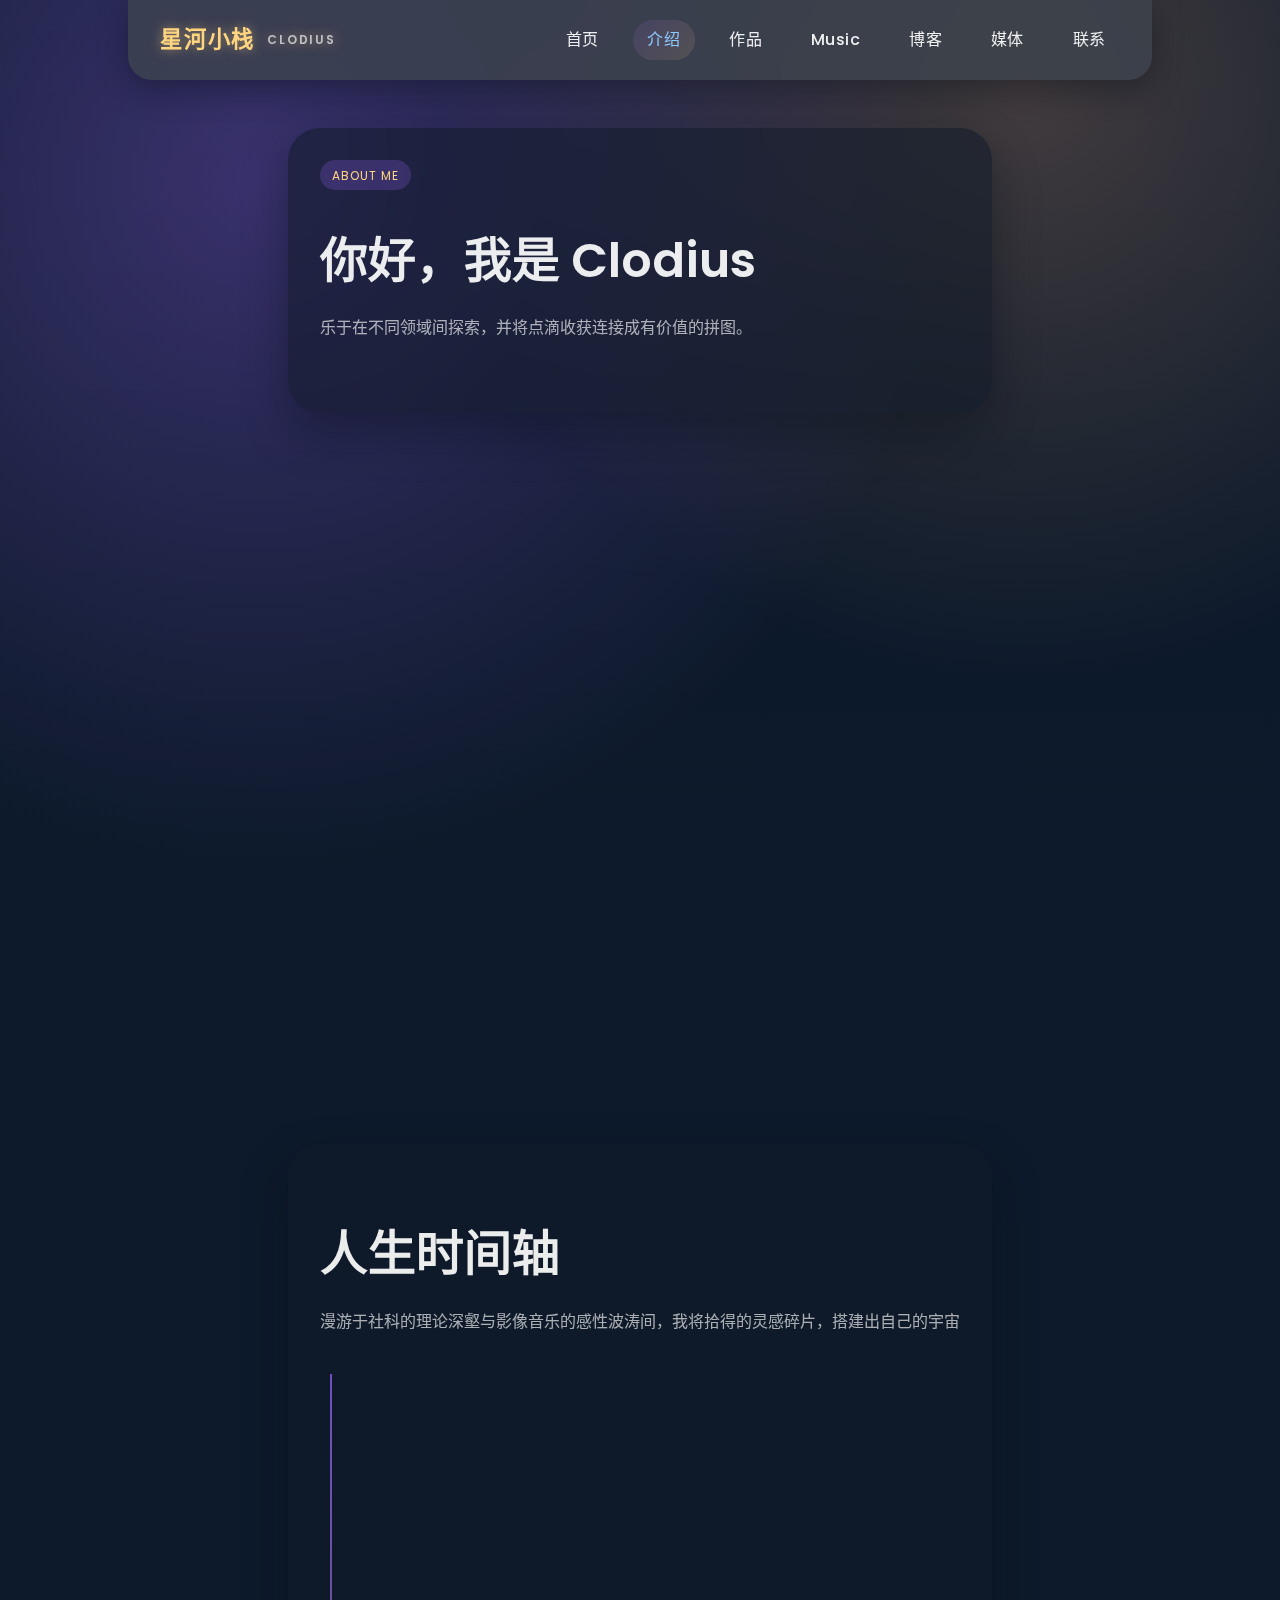
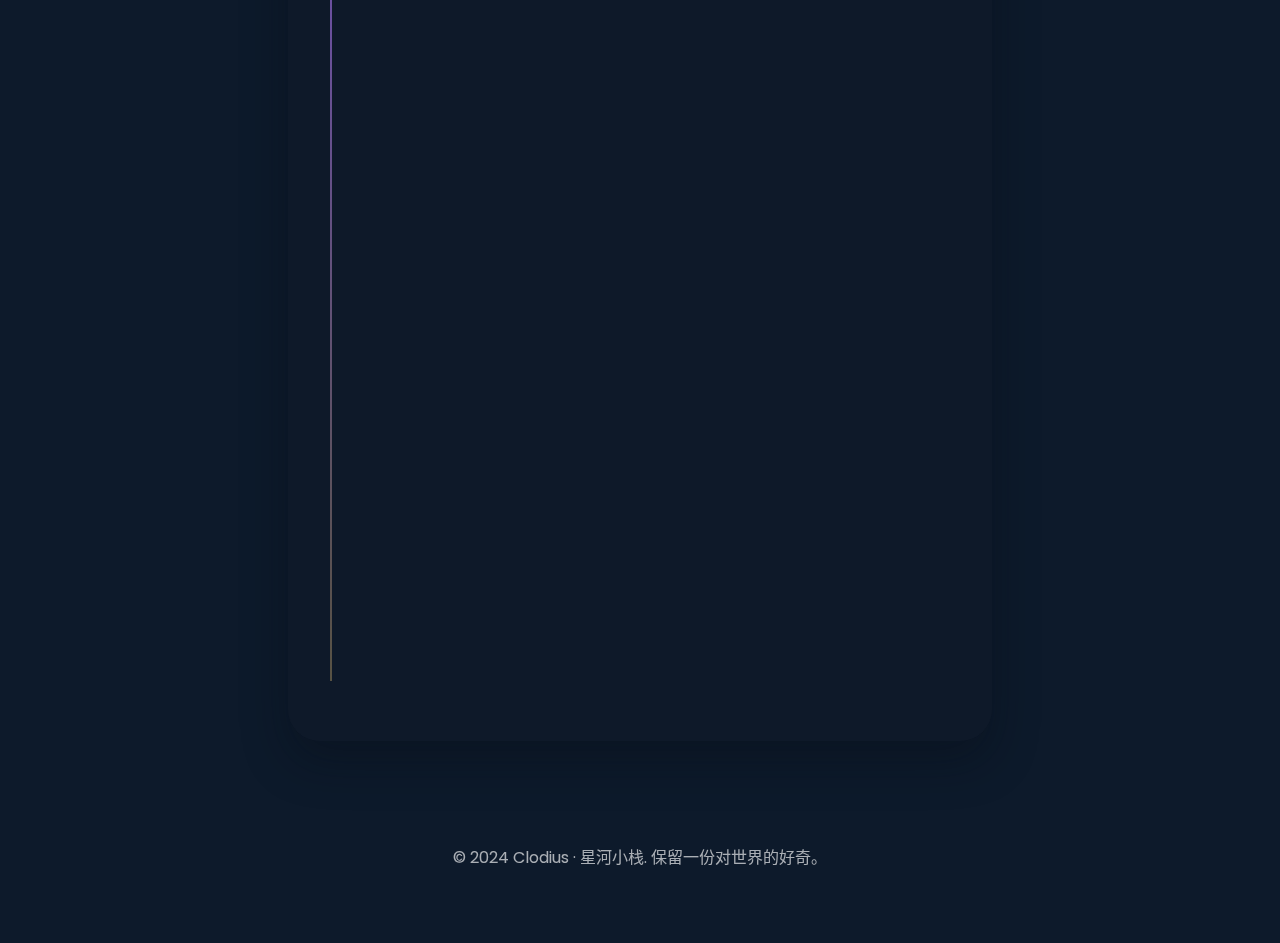
<file: about.html>
<!DOCTYPE html>
<html lang="zh-CN">
<head>
  <meta charset="UTF-8">
  <meta name="viewport" content="width=device-width, initial-scale=1.0">
  <title>自我介绍 · Clodius</title>
  <link rel="preconnect" href="https://fonts.googleapis.com">
  <link rel="preconnect" href="https://fonts.gstatic.com" crossorigin>
  <link href="https://fonts.googleapis.com/css2?family=Poppins:wght@300;400;500;600;700&display=swap" rel="stylesheet">
  <link rel="stylesheet" href="assets/css/base.css">
  <link rel="stylesheet" href="assets/css/about.css">
</head>
<body data-page="about">
  <header>
    <nav class="navbar">
      <a class="navbar__brand" href="index.html">星河小栈 <span>Clodius</span></a>
      <button class="navbar__toggle" aria-expanded="false" aria-label="切换导航">☰</button>
      <div class="navbar__links">
        <a href="index.html" data-page-target="home">首页</a>
        <a href="about.html" data-page-target="about">介绍</a>
        <a href="photography.html" data-page-target="photography">作品</a>
        <a href="music.html" data-page-target="music">Music</a>
        <a href="blog.html" data-page-target="blog">博客</a>
        <a href="videos.html" data-page-target="videos">媒体</a>
        <a href="contact.html" data-page-target="contact">联系</a>
      </div>
    </nav>
  </header>

  <main>
    <section class="glass-card">
      <span class="badge">About Me</span>
      <h1 class="section-title">你好，我是 Clodius</h1>
      <p class="section-subtitle">乐于在不同领域间探索，并将点滴收获连接成有价值的拼图。</p>
    </section>

    <section class="about-grid" style="margin-top: 3rem;">
      <div class="glass-card fade-in">
        <h2>我的风格</h2>
        <p>我喜欢在光影交错的瞬间捕捉情绪，笔触下藏着整个世界的辩证法。最动人的从来不是纯粹的光明或黑暗，而是它们交界处那片温柔的灰色地带。</p>
        <p>就像生活，所有的深刻都发生在确定与不确定之间。</p>
        <div class="skill-badges">
          <span>人像</span>
          <span>记录</span>
          <span>自然</span>
          <span>夜景</span>
          <span>胶片</span>
        </div>
      </div>
      <div class="glass-card fade-in">
        <h2>技能图谱</h2>
        <p>努力用多元的方式表达对世界的好奇。</p>
        <div class="skill-badges">
          <span>HTML / javascript</span>
          <span>Python</span>
          <span>板绘 / 厚涂</span>
          <span>人工智能</span>
          <span>其他</span>
        </div>
      </div>
      <div class="glass-card fade-in">
        <h2>现在</h2>
        <p>在佛山某微型软件公司做开发。</p>
      </div>
    </section>

    <section class="glass-card" style="margin-top: 3rem;">
      <h2 class="section-title">人生时间轴</h2>
      <p class="section-subtitle">漫游于社科的理论深壑与影像音乐的感性波涛间，我将拾得的灵感碎片，搭建出自己的宇宙</p>
      <div class="timeline">
        <div class="timeline-item">
          <h3>2002.8 · 起点</h3>
          <p>我出生了。</p>
        </div>
        <div class="timeline-item">
          <h3>2021.8 · 初入大学</h3>
          <p>踏入新校园，从知识的旁观者变成这片天地的参与者与探索者。。</p>
        </div>
        <div class="timeline-item">
          <h3>2025.6 · 毕业季</h3>
          <p>合上教科书的最后一页，也推开了通往世界的第一扇门。</p>
        </div>
        <div class="timeline-item">
          <h3>2025.9 · 结束第一份工作</h3>
          <p>身在井隅，心向星光。</p>
        </div>
        <div class="timeline-item">
          <h3>2025.10 · 星河小栈开张</h3>
          <p>一直想搭建一个属于自己的网站，至此实现了我的一个心愿。</p>
        </div>
      </div>
    </section>
  </main>

  <footer>© 2024 Clodius · 星河小栈. 保留一份对世界的好奇。</footer>
  <script src="assets/js/main.js" defer></script>
  <div class="snow snow-back"></div>
  <div class="snow snow-front"></div>
  <script>
(() => {
  const layers = [
    // 背景层：数量多、体积小、速度慢
    { selector: ".snow-back", count: 40, size: [2, 5], speed: [12, 25], opacity: [0.2, 0.45] },
    // 前景层：数量少、体积大、速度快
    { selector: ".snow-front", count: 25, size: [4, 9], speed: [6, 15], opacity: [0.6, 1] }
  ];

  layers.forEach(layer => {
    const container = document.querySelector(layer.selector);
    for (let i = 0; i < layer.count; i++) {
      const flake = document.createElement("span");
      flake.className = "snow__flake";
      const size = random(...layer.size);
      const speed = random(...layer.speed);
      const delay = -random(0, layer.speed[1]);
      const x = `${Math.random() * 100}vw`;
      const drift = `${(Math.random() * 2 - 1) * 15}vw`;
      const opacity = random(...layer.opacity);

      flake.style.setProperty("--x", x);
      flake.style.setProperty("--size", `${size}px`);
      flake.style.setProperty("--speed", `${speed}s`);
      flake.style.setProperty("--delay", `${delay}s`);
      flake.style.setProperty("--drift", drift);
      flake.style.setProperty("--opacity", opacity.toFixed(2));

      container.appendChild(flake);
    }
  });

  function random(min, max) {
    return Math.random() * (max - min) + min;
  }
})();
</script>
</body>
</html>
</file>
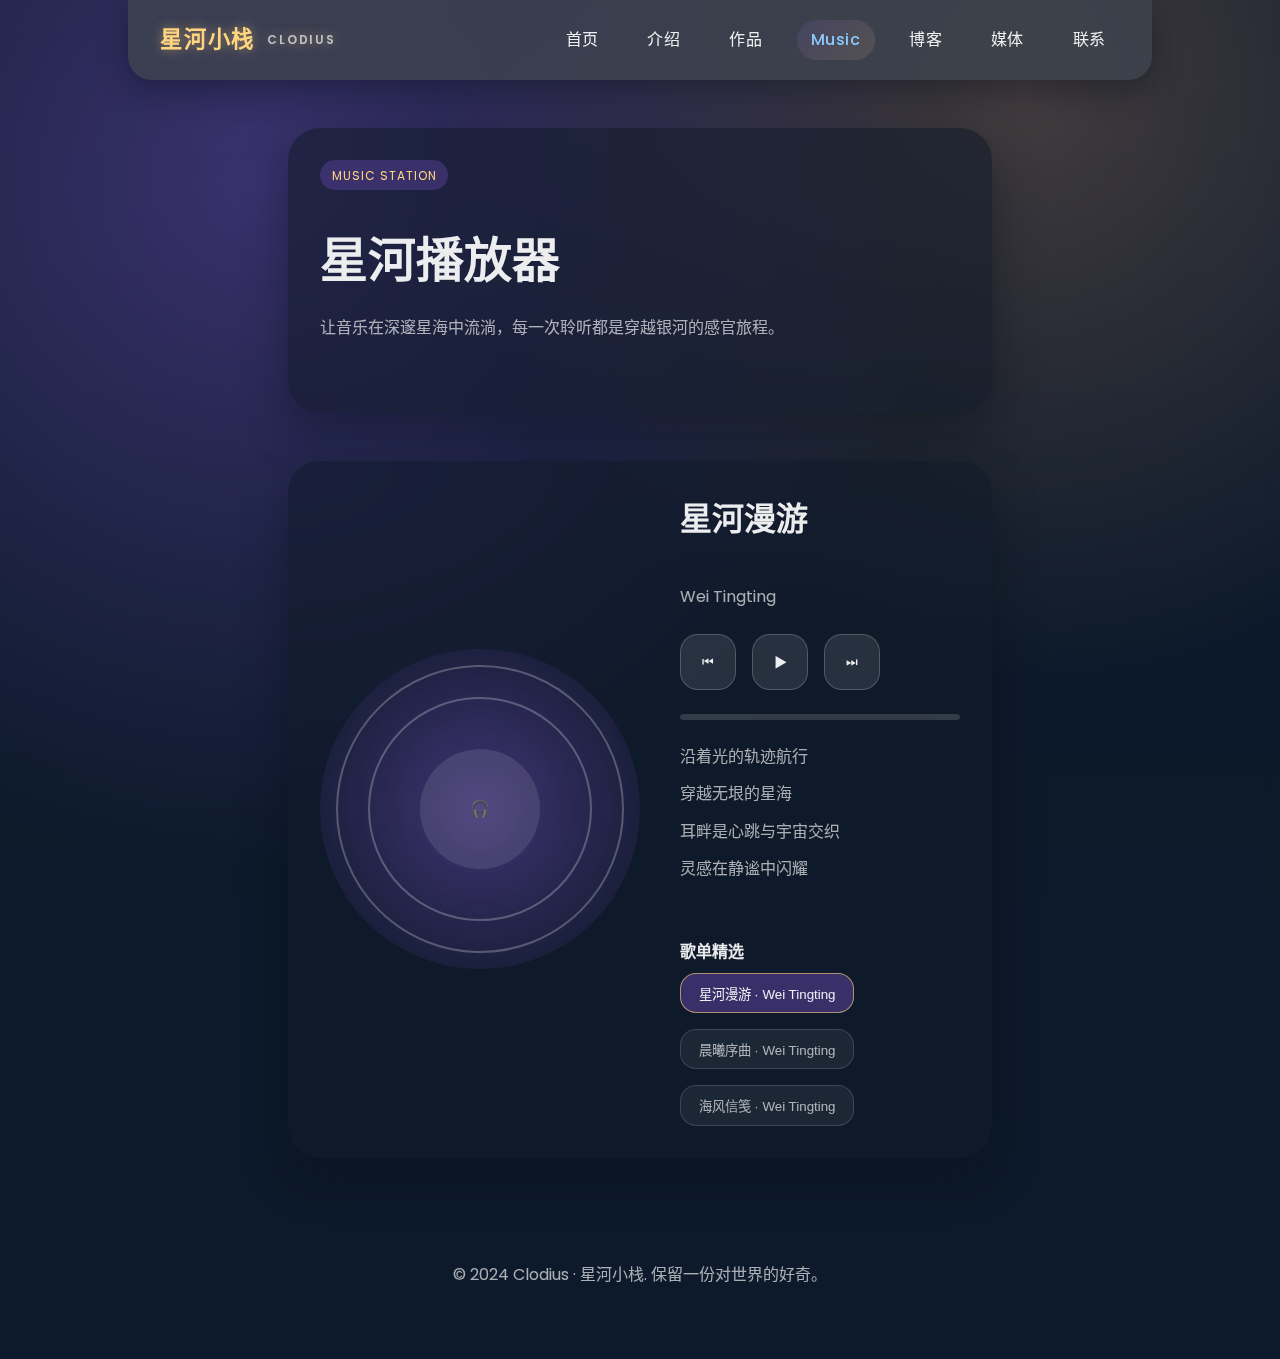
<file: music.html>
<!DOCTYPE html>
<html lang="zh-CN">
<head>
  <meta charset="UTF-8">
  <meta name="viewport" content="width=device-width, initial-scale=1.0">
  <title>音乐播放器 · Wei Tingting</title>
  <link rel="preconnect" href="https://fonts.googleapis.com">
  <link rel="preconnect" href="https://fonts.gstatic.com" crossorigin>
  <link href="https://fonts.googleapis.com/css2?family=Poppins:wght@300;400;500;600;700&display=swap" rel="stylesheet">
  <link rel="stylesheet" href="assets/css/base.css">
  <link rel="stylesheet" href="assets/css/music.css">
</head>
<body data-page="music">
  <header>
    <nav class="navbar">
      <a class="navbar__brand" href="index.html">星河小栈 <span>Clodius</span></a>
      <button class="navbar__toggle" aria-expanded="false" aria-label="切换导航">☰</button>
      <div class="navbar__links">
        <a href="index.html" data-page-target="home">首页</a>
        <a href="about.html" data-page-target="about">介绍</a>
        <a href="photography.html" data-page-target="photography">作品</a>
        <a href="music.html" data-page-target="music">Music</a>
        <a href="blog.html" data-page-target="blog">博客</a>
        <a href="videos.html" data-page-target="videos">媒体</a>
        <a href="contact.html" data-page-target="contact">联系</a>
      </div>
    </nav>
  </header>

  <main>
    <section class="glass-card">
      <span class="badge">Music Station</span>
      <h1 class="section-title">星河播放器</h1>
      <p class="section-subtitle">让音乐在深邃星海中流淌，每一次聆听都是穿越银河的感官旅程。</p>
    </section>

    <section class="glass-card" style="margin-top: 3rem;">
      <div class="music-player">
        <div class="music-visualizer">
          <div style="width: 120px; height: 120px; border-radius: 50%; background: rgba(255,255,255,0.1); display: grid; place-items: center;">
            🎧
          </div>
        </div>
        <div class="music-details">
          <h3 data-track-title></h3>
          <p data-track-artist class="section-subtitle" style="margin-bottom: 0;">——</p>
          <audio id="music-audio" preload="metadata"></audio>
          <div class="music-controls">
            <button type="button" data-prev aria-label="上一曲">⏮</button>
            <button type="button" data-play aria-label="播放">▶</button>
            <button type="button" data-next aria-label="下一曲">⏭</button>
          </div>
          <div class="music-progress">
            <div class="music-progress__inner"></div>
          </div>
          <div class="lyrics">
            <ul>
              <li>正在加载歌词...</li>
            </ul>
          </div>
          <div>
            <h4 style="margin-bottom: 0.5rem;">歌单精选</h4>
            <div class="playlist"></div>
          </div>
        </div>
      </div>
    </section>
  </main>

  <footer>© 2024 Clodius · 星河小栈. 保留一份对世界的好奇。</footer>

  <script src="assets/js/main.js" defer></script>
  <div class="snow snow-back"></div>
  <div class="snow snow-front"></div>
  <script>
(() => {
  const layers = [
    // 背景层：数量多、体积小、速度慢
    { selector: ".snow-back", count: 40, size: [2, 5], speed: [12, 25], opacity: [0.2, 0.45] },
    // 前景层：数量少、体积大、速度快
    { selector: ".snow-front", count: 25, size: [4, 9], speed: [6, 15], opacity: [0.6, 1] }
  ];

  layers.forEach(layer => {
    const container = document.querySelector(layer.selector);
    for (let i = 0; i < layer.count; i++) {
      const flake = document.createElement("span");
      flake.className = "snow__flake";
      const size = random(...layer.size);
      const speed = random(...layer.speed);
      const delay = -random(0, layer.speed[1]);
      const x = `${Math.random() * 100}vw`;
      const drift = `${(Math.random() * 2 - 1) * 15}vw`;
      const opacity = random(...layer.opacity);

      flake.style.setProperty("--x", x);
      flake.style.setProperty("--size", `${size}px`);
      flake.style.setProperty("--speed", `${speed}s`);
      flake.style.setProperty("--delay", `${delay}s`);
      flake.style.setProperty("--drift", drift);
      flake.style.setProperty("--opacity", opacity.toFixed(2));

      container.appendChild(flake);
    }
  });

  function random(min, max) {
    return Math.random() * (max - min) + min;
  }
})();
</script>
</body>
</html>
</file>
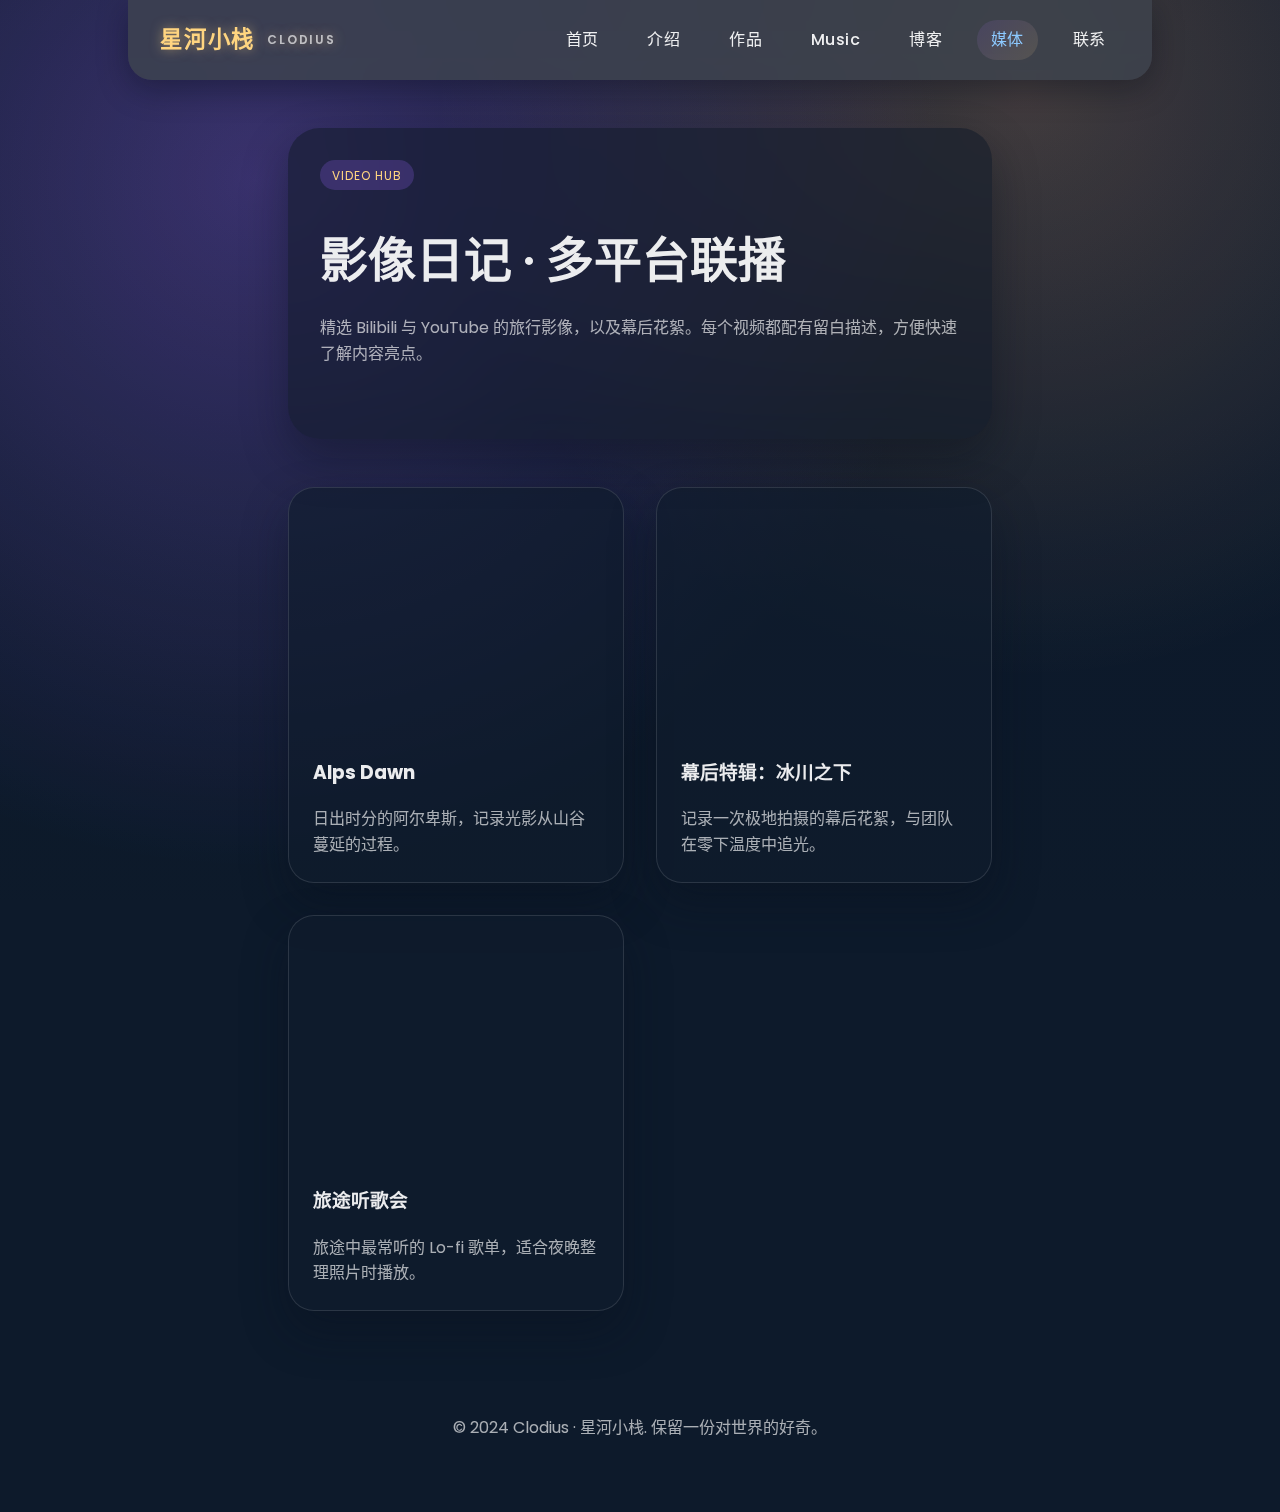
<file: videos.html>
<!DOCTYPE html>
<html lang="zh-CN">
<head>
  <meta charset="UTF-8">
  <meta name="viewport" content="width=device-width, initial-scale=1.0">
  <title>自媒体视频 · Wei Tingting</title>
  <link rel="preconnect" href="https://fonts.googleapis.com">
  <link rel="preconnect" href="https://fonts.gstatic.com" crossorigin>
  <link href="https://fonts.googleapis.com/css2?family=Poppins:wght@300;400;500;600;700&display=swap" rel="stylesheet">
  <link rel="stylesheet" href="assets/css/base.css">
  <link rel="stylesheet" href="assets/css/videos.css">
</head>
<body data-page="videos">
  <header>
    <nav class="navbar">
      <a class="navbar__brand" href="index.html">星河小栈 <span>Clodius</span></a>
      <button class="navbar__toggle" aria-expanded="false" aria-label="切换导航">☰</button>
      <div class="navbar__links">
        <a href="index.html" data-page-target="home">首页</a>
        <a href="about.html" data-page-target="about">介绍</a>
        <a href="photography.html" data-page-target="photography">作品</a>
        <a href="music.html" data-page-target="music">Music</a>
        <a href="blog.html" data-page-target="blog">博客</a>
        <a href="videos.html" data-page-target="videos">媒体</a>
        <a href="contact.html" data-page-target="contact">联系</a>
      </div>
    </nav>
  </header>

  <main>
    <section class="glass-card">
      <span class="badge">Video Hub</span>
      <h1 class="section-title">影像日记 · 多平台联播</h1>
      <p class="section-subtitle">精选 Bilibili 与 YouTube 的旅行影像，以及幕后花絮。每个视频都配有留白描述，方便快速了解内容亮点。</p>
    </section>

    <section style="margin-top: 3rem;">
      <div class="videos-grid">
        <div class="video-card">
          <iframe src="https://www.youtube.com/embed/ysz5S6PUM-U" allow="accelerometer; autoplay; clipboard-write; encrypted-media; gyroscope; picture-in-picture" allowfullscreen title="Mountain Sunrise"></iframe>
          <div class="video-content">
            <h3>Alps Dawn</h3>
            <p class="section-subtitle" style="margin-bottom: 0;">日出时分的阿尔卑斯，记录光影从山谷蔓延的过程。</p>
          </div>
        </div>
        <div class="video-card">
          <iframe src="https://player.bilibili.com/player.html?bvid=BV1QK4y1D7Ec&high_quality=1&autoplay=0" allowfullscreen title="Bilibili 摄影幕后"></iframe>
          <div class="video-content">
            <h3>幕后特辑：冰川之下</h3>
            <p class="section-subtitle" style="margin-bottom: 0;">记录一次极地拍摄的幕后花絮，与团队在零下温度中追光。</p>
          </div>
        </div>
        <div class="video-card">
          <iframe src="https://www.youtube.com/embed/jfKfPfyJRdk" allow="accelerometer; autoplay; clipboard-write; encrypted-media; gyroscope; picture-in-picture" allowfullscreen title="Lofi Live"></iframe>
          <div class="video-content">
            <h3>旅途听歌会</h3>
            <p class="section-subtitle" style="margin-bottom: 0;">旅途中最常听的 Lo-fi 歌单，适合夜晚整理照片时播放。</p>
          </div>
        </div>
      </div>
    </section>
  </main>

  <footer>© 2024 Clodius · 星河小栈. 保留一份对世界的好奇。</footer>

  <script src="assets/js/main.js" defer></script>
  <div class="snow snow-back"></div>
  <div class="snow snow-front"></div>
  <script>
(() => {
  const layers = [
    // 背景层：数量多、体积小、速度慢
    { selector: ".snow-back", count: 40, size: [2, 5], speed: [12, 25], opacity: [0.2, 0.45] },
    // 前景层：数量少、体积大、速度快
    { selector: ".snow-front", count: 25, size: [4, 9], speed: [6, 15], opacity: [0.6, 1] }
  ];

  layers.forEach(layer => {
    const container = document.querySelector(layer.selector);
    for (let i = 0; i < layer.count; i++) {
      const flake = document.createElement("span");
      flake.className = "snow__flake";
      const size = random(...layer.size);
      const speed = random(...layer.speed);
      const delay = -random(0, layer.speed[1]);
      const x = `${Math.random() * 100}vw`;
      const drift = `${(Math.random() * 2 - 1) * 15}vw`;
      const opacity = random(...layer.opacity);

      flake.style.setProperty("--x", x);
      flake.style.setProperty("--size", `${size}px`);
      flake.style.setProperty("--speed", `${speed}s`);
      flake.style.setProperty("--delay", `${delay}s`);
      flake.style.setProperty("--drift", drift);
      flake.style.setProperty("--opacity", opacity.toFixed(2));

      container.appendChild(flake);
    }
  });

  function random(min, max) {
    return Math.random() * (max - min) + min;
  }
})();
</script>
</body>
</html>
</file>
<file: assets/css/base.css>
:root {
  --primary-color: #8cc9ff;
  --secondary-color: #ffd580;
  --accent-color: #9b6bff;
  --text-color: rgba(255, 255, 255, 0.92);
  --muted-text: rgba(255, 255, 255, 0.65);
  --card-bg: rgba(17, 26, 40, 0.55);
  --glass-border: rgba(255, 255, 255, 0.18);
  --blur-radius: 22px;
  --background-image: url('https://images.unsplash.com/photo-1519681393784-d120267933ba?auto=format&fit=crop&w=1974&q=80');
  --nav-height: 5rem;
  font-size: 16px;
  font-family: 'Poppins', 'Segoe UI', sans-serif;
}

* {
  box-sizing: border-box;
}

body {
  margin: 0;
  min-height: 100vh;
  color: var(--text-color);
  background: var(--background-image),
              radial-gradient(circle at 20% 20%, rgba(156, 103, 255, 0.35), transparent 55%),
              radial-gradient(circle at 80% 10%, rgba(247, 175, 130, 0.25), transparent 45%),
              #0d1a2b;
  background-size: cover;
  background-position: center;
  background-attachment: fixed;
  line-height: 1.6;
  position: relative;
  overflow-x: hidden;
}

body::before {
  content: '';
  position: fixed;
  inset: 0;
  background: var(--background-image) center/cover no-repeat;
  filter: saturate(120%) brightness(80%);
  opacity: 0.35;
  z-index: -2;
}

body::after {
  content: '';
  position: fixed;
  inset: 0;
  background: linear-gradient(180deg, rgba(13, 26, 43, 0.09), rgba(13, 26, 43, 0.15));
  z-index: -1;
}

a {
  color: inherit;
  text-decoration: none;
}

header {
  position: sticky;
  top: 0;
  z-index: 50;
  display: flex;
  justify-content: center;
  padding: 0;
  background: transparent;
}

.navbar {
  display: flex;
  align-items: center;
  justify-content: space-between;
  margin: 0 auto;
  width: min(80%, 1200px);
  padding: 1rem 2rem;
  min-height: var(--nav-height);
  background: rgba(61, 68, 78, 0.78);
  backdrop-filter: blur(var(--blur-radius));
  border-radius: 0 0 24px 24px;
  box-shadow: 0 10px 30px rgba(6, 12, 21, 0.35);
}

.navbar__brand {
  display: flex;
  align-items: center;
  gap: 0.75rem;
  font-weight: 600;
  letter-spacing: 0.08em;
  text-transform: uppercase;
  color: var(--secondary-color);
  text-shadow: 0 0 12px rgba(255, 213, 128, 0.5);
  font-size: 1.4rem;
  transition: text-shadow 0.3s ease, transform 0.3s ease;
}

.navbar__brand:hover {
  transform: scale(1.05);
  text-shadow: 0 0 18px rgba(255, 213, 128, 0.8);
}

.navbar__brand span {
  font-size: 0.75rem;
  color: var(--muted-text);
}

.navbar__links {
  display: flex;
  gap: 1.25rem;
  align-items: center;
}

.navbar__links a {
  padding: 0.45rem 0.9rem;
  border-radius: 999px;
  position: relative;
  transition: color 0.3s ease, background 0.3s ease, transform 0.3s ease;
  font-weight: 500;
  letter-spacing: 0.03em;
}

.navbar__links a::after {
  content: '';
  position: absolute;
  inset: 0;
  border-radius: inherit;
  background: linear-gradient(135deg, rgba(156, 103, 255, 0.12), rgba(255, 213, 128, 0.12));
  opacity: 0;
  transition: opacity 0.3s ease;
  z-index: -1;
}

.navbar__links a:hover,
.navbar__links a:focus {
  transform: translateY(-2px);
}

.navbar__links a:hover::after,
.navbar__links a:focus::after,
.navbar__links a.is-active::after {
  opacity: 1;
}

.navbar__links a.is-active {
  color: var(--primary-color);
}

.navbar__toggle {
  display: none;
  border: none;
  background: rgba(255, 255, 255, 0.08);
  padding: 0.5rem 0.75rem;
  border-radius: 8px;
  color: var(--text-color);
}

main {
  width: 60%;
  max-width: 2000px;
  margin: 0 auto;
  padding: 3rem 2rem 5rem;
}

.glass-card {
  background: var(--card-bg);
  border: 0 solid var(--glass-border);
  border-radius: 32px;
  padding: 2rem;
  backdrop-filter: blur(var(--blur-radius));
  box-shadow: 0 20px 45px rgba(6, 12, 21, 0.35);
}

.section-title {
  font-size: clamp(2rem, 4vw, 3rem);
  margin-bottom: 1rem;
  font-weight: 600;
}

.section-subtitle {
  color: var(--muted-text);
  margin-bottom: 2.5rem;
  max-width: 640px;
}

.grid {
  display: grid;
  gap: 1.75rem;
}

.grid--two {
  grid-template-columns: repeat(auto-fit, minmax(260px, 1fr));
}

.badge {
  display: inline-flex;
  align-items: center;
  gap: 0.35rem;
  padding: 0.35rem 0.75rem;
  border-radius: 999px;
  background: rgba(156, 103, 255, 0.22);
  color: var(--secondary-color);
  font-size: 0.75rem;
  letter-spacing: 0.08em;
  text-transform: uppercase;
}

.button {
  display: inline-flex;
  align-items: center;
  justify-content: center;
  gap: 0.5rem;
  padding: 0.75rem 1.6rem;
  height: 48px;
  border-radius: 999px;
  border: 1px solid rgba(255, 255, 255, 0.2);
  cursor: pointer;
  font-weight: 600;
  color: #fff;
  text-decoration: none;
  transition: transform 0.3s ease, box-shadow 0.3s ease;
  box-shadow: 0 4px 15px rgba(0, 0, 0, 0.2);
  background: linear-gradient(135deg, rgba(22, 18, 63, 0.5) 0%, rgba(84, 94, 28, 0.5) 100%);
  backdrop-filter: blur(10px);
}

.button:hover {
  transform: translateY(-3px);
  box-shadow: 0 15px 35px rgba(9, 15, 28, 0.35);
}

.button:active {
  transform: translateY(0);
}

/* Snow overlay */
.snow {
  position: fixed;
  inset: 0;
  pointer-events: none;
  overflow: hidden;
}

.snow-back {
  z-index: 0;
}

.snow-front {
  z-index: 1000;
}

.snow__flake {
  position: absolute;
  top: -10vh;
  left: var(--x);
  width: var(--size);
  height: var(--size);
  border-radius: 50%;
  background: radial-gradient(circle, rgba(255, 255, 255, 0.9), rgba(255, 255, 255, 0.7) 80%);
  filter: blur(calc(var(--size) / 6));
  opacity: var(--opacity);
  animation:
    snow-fall var(--speed) linear var(--delay) infinite,
    snow-sway calc(var(--speed) * 0.6) ease-in-out var(--delay) infinite alternate;
}

.snow-back .snow__flake {
  filter: blur(2px);
  opacity: 0.35;
}

.snow-front .snow__flake {
  filter: blur(0.5px);
  opacity: 0.9;
}

@keyframes snow-fall {
  to {
    transform: translateY(110vh);
  }
}

@keyframes snow-sway {
  from {
    margin-left: 0;
  }

  to {
    margin-left: var(--drift);
  }
}

@media (prefers-reduced-motion: reduce) {
  .snow__flake {
    animation: none;
  }

  .snow {
    display: none;
  }
}

footer {
  max-width: 1200px;
  margin: 0 auto 3rem;
  padding: 1.5rem 2rem;
  color: var(--muted-text);
  text-align: center;
}

/* Utilities */
.fade-in {
  animation: fadeUp 1s ease forwards;
  opacity: 0;
  transform: translateY(24px);
}

.fade-in:nth-child(2) {
  animation-delay: 0.15s;
}

.fade-in:nth-child(3) {
  animation-delay: 0.3s;
}

.fade-in:nth-child(4) {
  animation-delay: 0.45s;
}

@keyframes fadeUp {
  to {
    opacity: 1;
    transform: translateY(0);
  }
}

@media (max-width: 900px) {
  .navbar {
    padding: 1rem 1.25rem;
    width: 100%;
    border-radius: 0;
  }

  .navbar__links {
    position: fixed;
    top: 80px;
    right: 1.5rem;
    flex-direction: column;
    gap: 0.75rem;
    background: rgba(12, 23, 38, 0.92);
    padding: 1.5rem;
    border-radius: 20px;
    border: 1px solid rgba(255, 255, 255, 0.12);
    box-shadow: 0 20px 45px rgba(9, 15, 28, 0.55);
    transform: translateY(-20px);
    opacity: 0;
    pointer-events: none;
    transition: opacity 0.3s ease;
  }

  .navbar__links.is-open {
    opacity: 1;
    pointer-events: auto;
  }

  .navbar__toggle {
    display: inline-flex;
  }
}

@media (max-width: 600px) {
  main {
    width: 90%;
    padding: 2rem 1rem 3.5rem;
  }
  
  .navbar {
    padding: 1rem 0.75rem;
    width: 100%;
    border-radius: 0;
  }

  .navbar__links {
    right: 1rem;
    top: 75px;
  }
}
</file>
<file: assets/css/about.css>
/* About */
.about-grid {
  display: grid;
  grid-template-columns: repeat(auto-fit, minmax(280px, 1fr));
  gap: 2rem;
}

.timeline {
  position: relative;
  margin-top: 2rem;
  padding-left: 1.75rem;
}

.timeline::before {
  content: '';
  position: absolute;
  top: 0;
  bottom: 0;
  left: 0.65rem;
  width: 2px;
  background: linear-gradient(180deg, rgba(156, 103, 255, 0.7), rgba(255, 213, 128, 0.3));
}

.timeline-item {
  position: relative;
  margin-bottom: 1.75rem;
  padding: 1.5rem;
  border-radius: 20px;
  background: rgba(15, 28, 45, 0.65);
  border: 1px solid rgba(255, 255, 255, 0.12);
  box-shadow: 0 15px 35px rgba(9, 15, 28, 0.35);
  opacity: 0;
  transform: translateY(20px);
  transition: opacity 0.6s ease, transform 0.6s ease;
}

.timeline-item::before {
  content: '';
  position: absolute;
  width: 12px;
  height: 12px;
  border-radius: 50%;
  background: var(--secondary-color);
  border: 3px solid rgba(255, 255, 255, 0.35);
  left: -1.7rem;
  top: 4rem;
}

.timeline-item.is-visible {
  opacity: 1;
  transform: translateY(0);
}

.skill-badges {
  display: flex;
  flex-wrap: wrap;
  gap: 0.75rem;
  margin-top: 1rem;
}

.skill-badges span {
  padding: 0.5rem 0.9rem;
  background: rgba(255, 255, 255, 0.08);
  border-radius: 999px;
  border: 1px solid rgba(255, 255, 255, 0.15);
  font-size: 0.85rem;
}
</file>
<file: assets/css/music.css>
/* Music */
.music-player {
  display: grid;
  grid-template-columns: 320px 1fr;
  gap: 2.5rem;
  align-items: center;
}

.music-visualizer {
  width: 320px;
  height: 320px;
  border-radius: 50%;
  background: radial-gradient(circle, rgba(156, 103, 255, 0.35), rgba(12, 23, 38, 0.85));
  display: grid;
  place-items: center;
  position: relative;
  overflow: hidden;
}

.music-visualizer::after,
.music-visualizer::before {
  content: '';
  position: absolute;
  border-radius: 50%;
  border: 2px solid rgba(255, 255, 255, 0.25);
  inset: 15%;
  animation: pulse 6s ease-in-out infinite;
}

.music-visualizer::before {
  inset: 5%;
  animation-delay: 1.5s;
}

@keyframes pulse {
  0%, 100% { transform: scale(0.95); opacity: 0.6; }
  50% { transform: scale(1.05); opacity: 1; }
}

.music-details {
  display: flex;
  flex-direction: column;
  gap: 1.5rem;
}

.music-details h3 {
  margin: 0;
  font-size: 2rem;
}

.music-controls {
  display: flex;
  gap: 1rem;
  align-items: center;
}

.music-controls button {
  width: 56px;
  height: 56px;
  border-radius: 18px;
  background: rgba(255, 255, 255, 0.1);
  color: var(--text-color);
  border: 1px solid rgba(255, 255, 255, 0.2);
  cursor: pointer;
  transition: transform 0.3s ease, background 0.3s ease;
}

.music-controls button:hover {
  transform: translateY(-3px);
  background: rgba(156, 103, 255, 0.35);
}

.music-progress {
  width: 100%;
  height: 6px;
  border-radius: 3px;
  background: rgba(255, 255, 255, 0.15);
  overflow: hidden;
}

.music-progress__inner {
  height: 100%;
  width: 0;
  background: linear-gradient(120deg, rgba(255, 213, 128, 0.9), rgba(156, 103, 255, 0.9));
  border-radius: inherit;
}

.lyrics {
  max-height: 180px;
  overflow: hidden;
  position: relative;
}

.lyrics ul {
  list-style: none;
  margin: 0;
  padding: 0;
  animation: lyricScroll 16s linear infinite;
}

.lyrics li {
  margin-bottom: 0.75rem;
  color: var(--muted-text);
}

@keyframes lyricScroll {
  0% { transform: translateY(0); }
  100% { transform: translateY(-60%); }
}

.playlist {
  display: flex;
  flex-wrap: wrap;
  gap: 1rem;
}

.playlist button {
  padding: 0.6rem 1.1rem;
  border-radius: 16px;
  border: 1px solid rgba(255, 255, 255, 0.15);
  background: rgba(255, 255, 255, 0.06);
  color: var(--muted-text);
  cursor: pointer;
}

.playlist button.is-active {
  color: var(--text-color);
  border-color: rgba(255, 213, 128, 0.6);
  background: rgba(156, 103, 255, 0.3);
}

@media (max-width: 1024px) {
  .music-player {
    grid-template-columns: 1fr;
    justify-items: center;
  }

  .music-visualizer {
    width: 260px;
    height: 260px;
  }
}
</file>
<file: assets/css/videos.css>
/* Videos */
.videos-grid {
  display: grid;
  grid-template-columns: repeat(auto-fit, minmax(320px, 1fr));
  gap: 2rem;
}

.video-card {
  border-radius: 26px;
  overflow: hidden;
  background: rgba(15, 28, 45, 0.65);
  border: 1px solid rgba(255, 255, 255, 0.12);
  box-shadow: 0 20px 45px rgba(9, 15, 28, 0.38);
  transition: transform 0.3s ease, box-shadow 0.3s ease;
}

.video-card:hover {
  transform: translateY(-6px);
  box-shadow: 0 25px 55px rgba(9, 15, 28, 0.55);
}

.video-card iframe {
  width: 100%;
  height: 220px;
  border: none;
}

.video-card .video-content {
  padding: 1.5rem;
}
</file>
